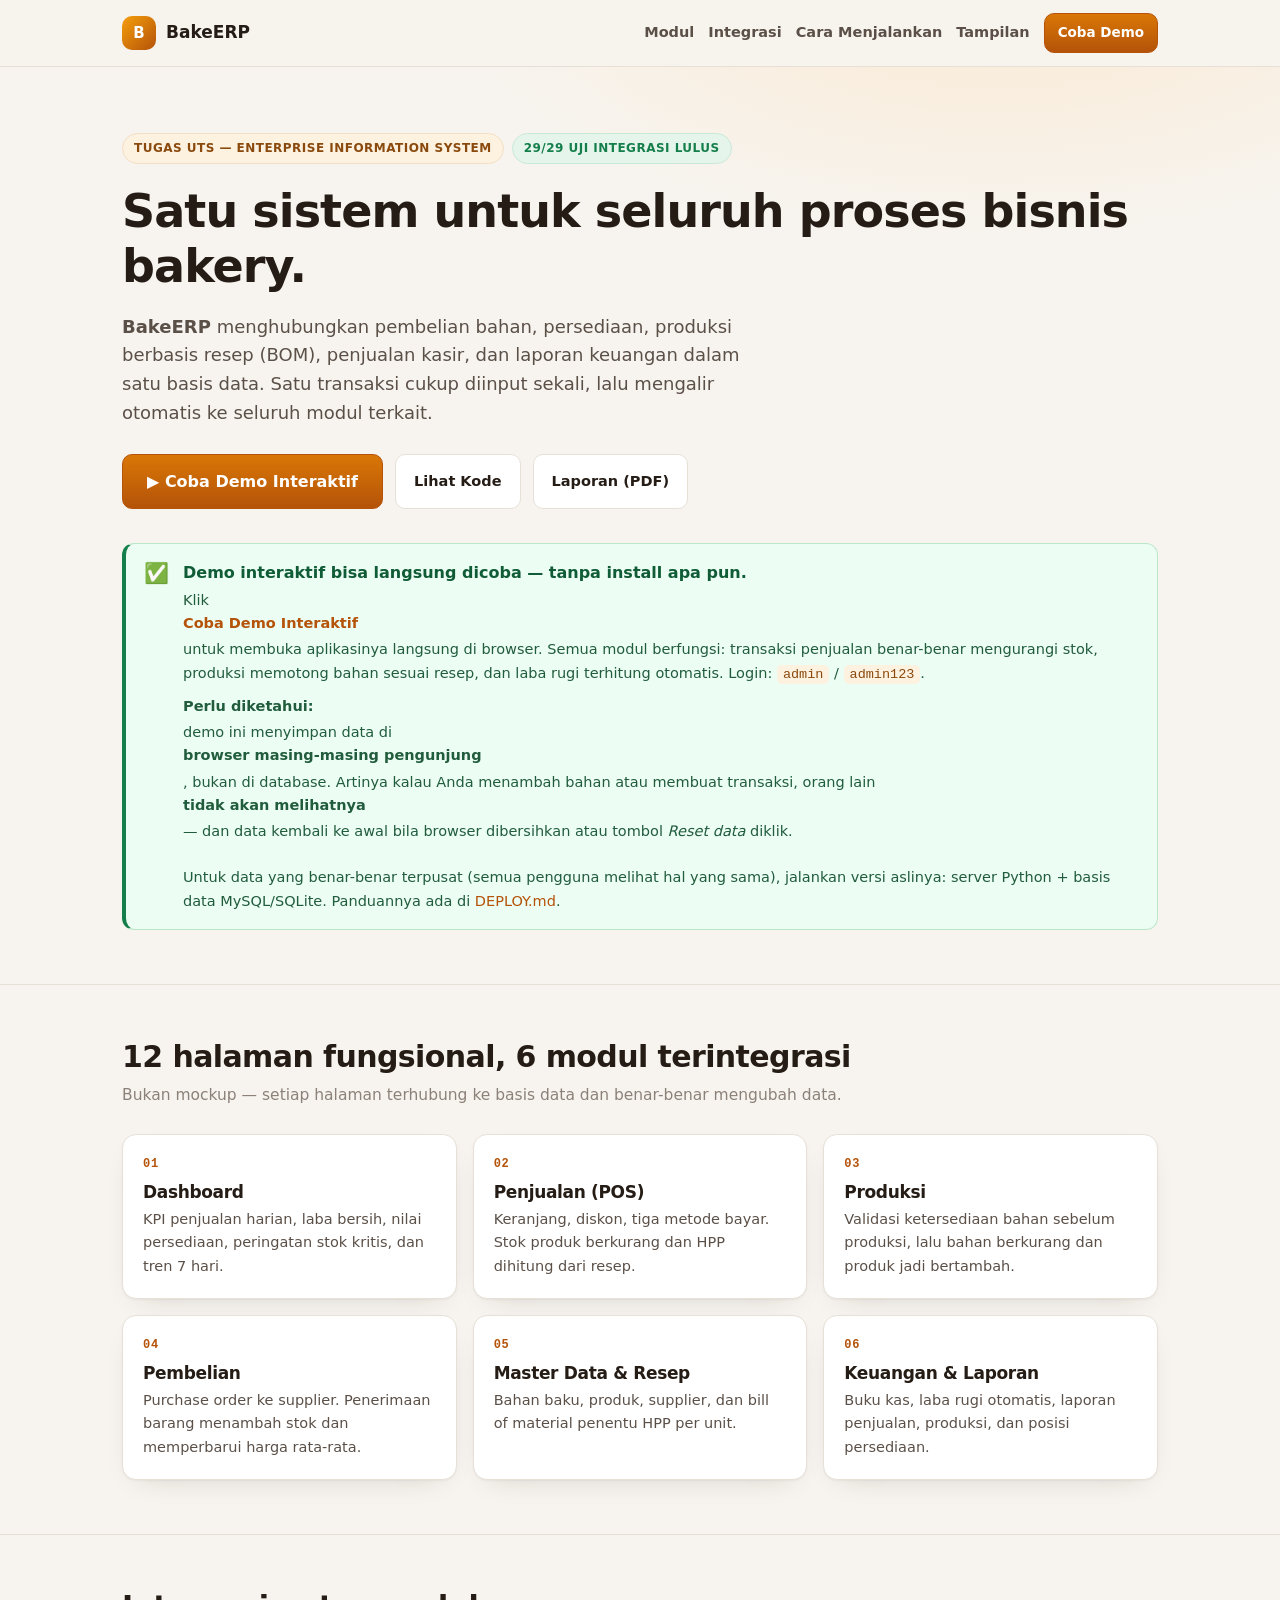
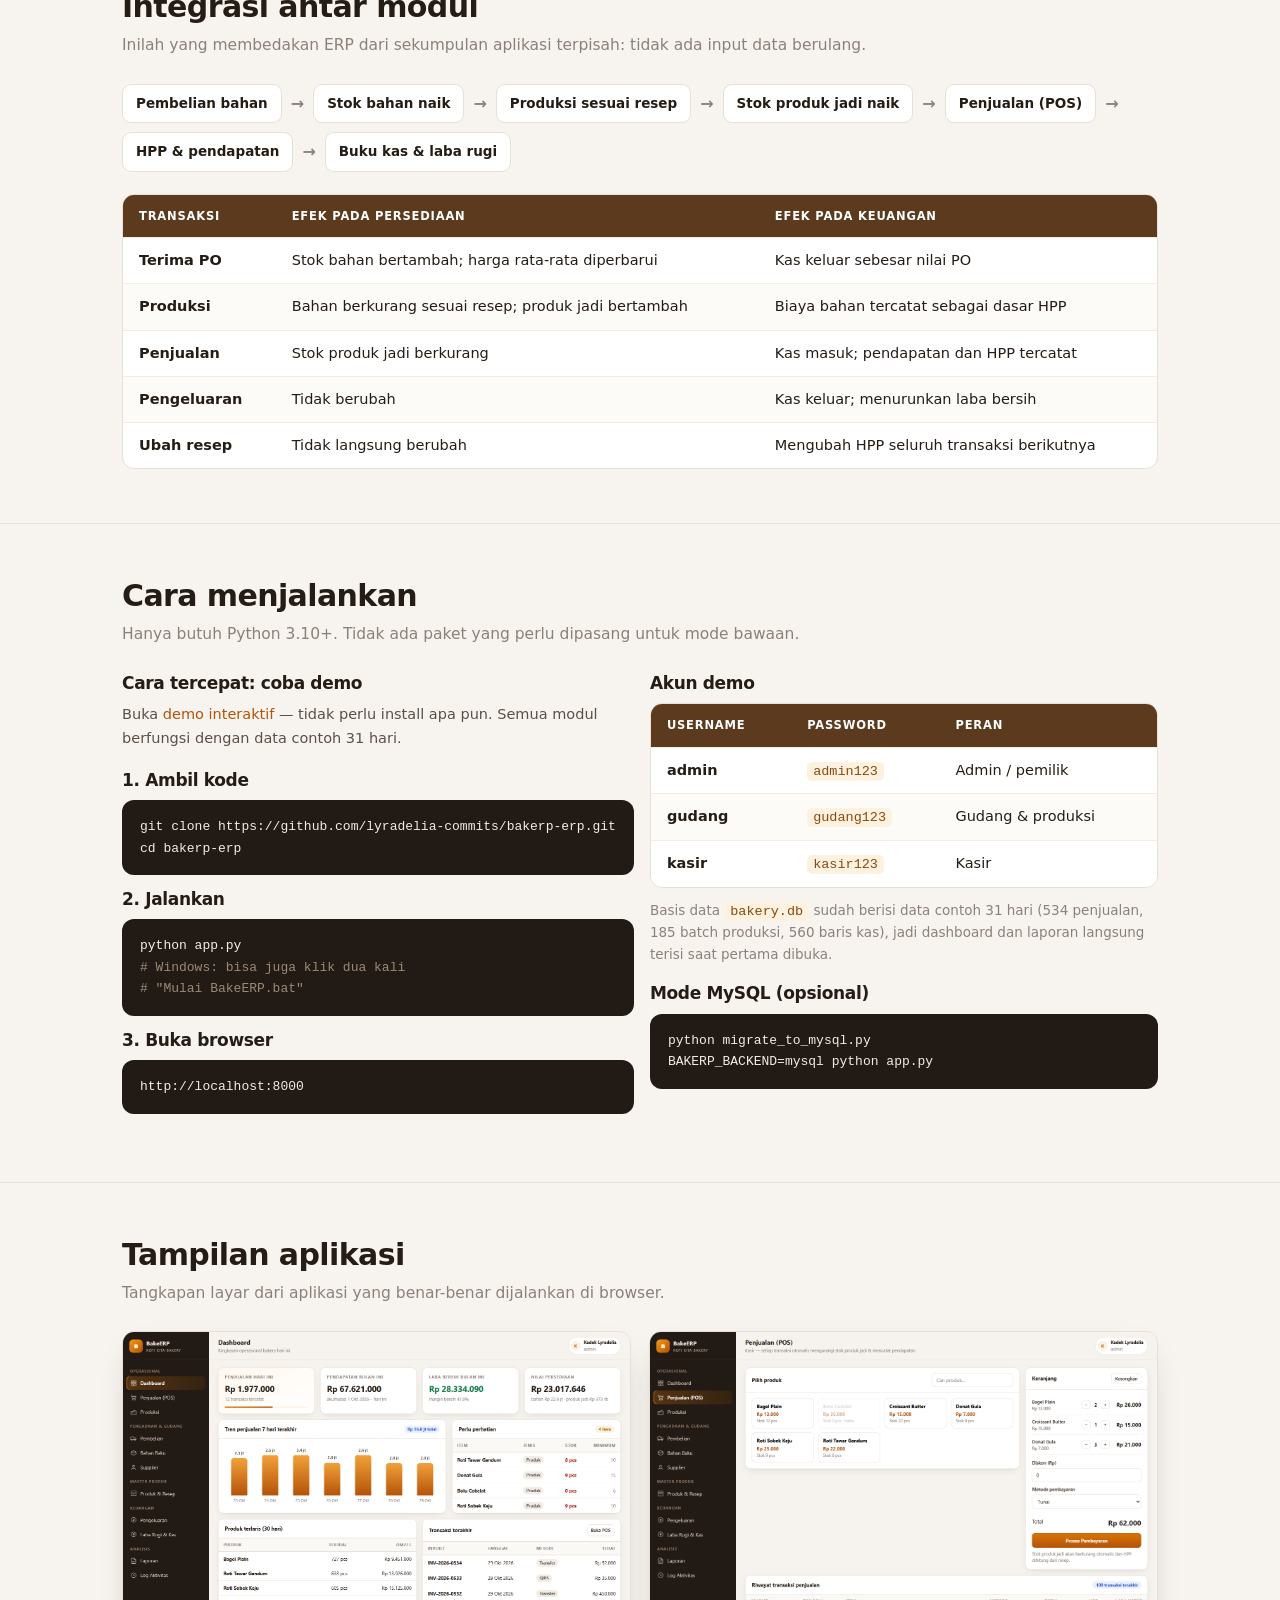
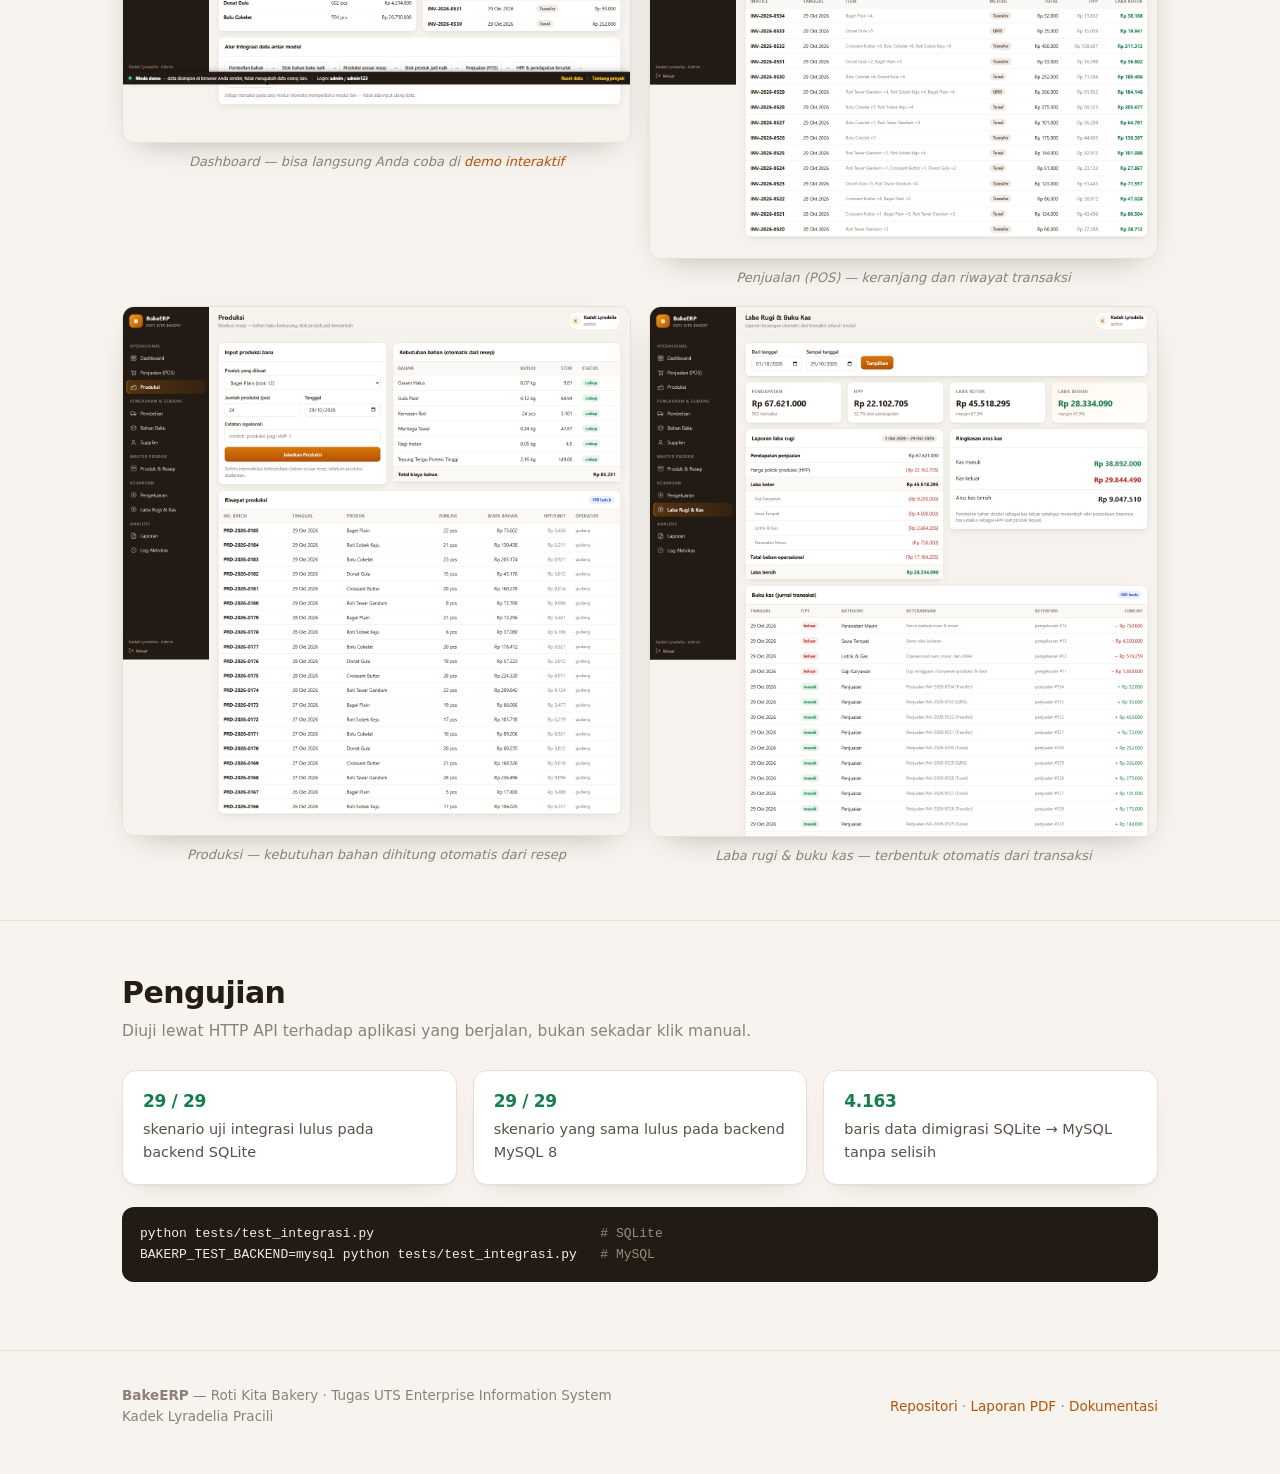
<file: index.html>
<!DOCTYPE html>
<html lang="id">
<head>
<meta charset="utf-8" />
<meta name="viewport" content="width=device-width, initial-scale=1" />
<title>BakeERP — Sistem ERP Berbasis Web untuk UMKM Bakery</title>
<meta name="description" content="BakeERP: aplikasi ERP berbasis web untuk Roti Kita Bakery. Mengintegrasikan pembelian, persediaan, produksi berbasis resep, penjualan (POS), dan keuangan dalam satu basis data. Tugas UTS Enterprise Information System." />
<link rel="icon" href="data:image/svg+xml,<svg xmlns='http://www.w3.org/2000/svg' viewBox='0 0 100 100'><text y='.9em' font-size='90'>🥖</text></svg>" />
<style>
  :root {
    --bg: #f7f4ef;
    --panel: #ffffff;
    --ink: #241c15;
    --ink-2: #5b5048;
    --ink-3: #8c8179;
    --line: #e7e0d7;
    --brand: #b45309;
    --brand-2: #d97706;
    --brand-soft: #fdf1e0;
    --side: #221a14;
    --ok: #157f4b;
    --ok-soft: #e6f5ec;
    --warn-soft: #fdf1e0;
    --font: "Segoe UI", system-ui, -apple-system, "Helvetica Neue", Arial, sans-serif;
    --mono: "Cascadia Code", Consolas, "SF Mono", Menlo, monospace;
  }
  * { box-sizing: border-box; }
  html { scroll-behavior: smooth; }
  body {
    margin: 0; background: var(--bg); color: var(--ink);
    font-family: var(--font); font-size: 16px; line-height: 1.6;
    -webkit-font-smoothing: antialiased;
  }
  a { color: var(--brand); text-decoration: none; }
  a:hover { text-decoration: underline; }
  h1, h2, h3 { margin: 0; font-weight: 700; letter-spacing: -.02em; line-height: 1.2; }
  h1 { font-size: clamp(28px, 4.4vw, 46px); }
  h2 { font-size: clamp(22px, 2.8vw, 30px); }
  h3 { font-size: 17px; }
  p { margin: 0 0 14px; }
  .wrap { max-width: 1080px; margin: 0 auto; padding: 0 22px; }

  /* ---------- Header ---------- */
  header {
    position: sticky; top: 0; z-index: 50;
    background: rgba(247,244,239,.94); backdrop-filter: blur(10px);
    border-bottom: 1px solid var(--line);
  }
  .nav { display: flex; align-items: center; gap: 14px; height: 66px; }
  .brand { display: flex; align-items: center; gap: 10px; font-weight: 700; font-size: 17px; color: var(--ink); }
  .brand:hover { text-decoration: none; }
  .mark {
    width: 34px; height: 34px; border-radius: 10px; flex: 0 0 34px;
    background: linear-gradient(135deg, #f59e0b, #b45309);
    display: grid; place-items: center; color: #fff; font-weight: 800; font-size: 15px;
  }
  .nav .spacer { flex: 1; }
  .nav a.lnk { color: var(--ink-2); font-size: 14.5px; font-weight: 600; }
  .nav a.lnk:hover { color: var(--brand); text-decoration: none; }
  @media (max-width: 760px) { .nav a.lnk { display: none; } }

  .btn {
    display: inline-flex; align-items: center; gap: 8px; justify-content: center;
    padding: 11px 18px; border-radius: 10px; font-size: 14.5px; font-weight: 650;
    border: 1px solid var(--line); background: var(--panel); color: var(--ink);
    cursor: pointer; transition: .15s; text-decoration: none;
  }
  .btn:hover { text-decoration: none; transform: translateY(-1px); box-shadow: 0 6px 18px -8px rgba(36,28,21,.3); }
  .btn.primary { background: linear-gradient(180deg, var(--brand-2), var(--brand)); border-color: var(--brand); color: #fff; }
  .btn.dark { background: var(--side); border-color: var(--side); color: #fff; }
  .btn.sm { padding: 8px 13px; font-size: 13.5px; }

  /* ---------- Hero ---------- */
  .hero {
    padding: 66px 0 54px;
    background: radial-gradient(900px 420px at 78% -10%, #fbe9d2, transparent 62%);
  }
  .badges { display: flex; flex-wrap: wrap; gap: 8px; margin-bottom: 20px; }
  .tag {
    font-size: 12px; font-weight: 700; letter-spacing: .04em; text-transform: uppercase;
    padding: 5px 11px; border-radius: 20px; background: var(--brand-soft); color: #8a4a0d;
    border: 1px solid #f3dfc4;
  }
  .tag.ok { background: var(--ok-soft); color: var(--ok); border-color: #c8e9d6; }
  .hero p.lead { font-size: 18px; color: var(--ink-2); max-width: 640px; margin-top: 18px; }
  .cta { display: flex; flex-wrap: wrap; gap: 12px; margin-top: 26px; }

  /* ---------- Notice ---------- */
  .notice {
    margin-top: 34px; display: flex; gap: 14px; align-items: flex-start;
    background: #fff8ee; border: 1px solid #f0dcc0; border-left: 4px solid var(--brand-2);
    border-radius: 12px; padding: 16px 18px;
  }
  .notice .ic { font-size: 20px; line-height: 1.3; }
  .notice b { display: block; margin-bottom: 3px; }
  .notice p { margin: 0; font-size: 14.5px; color: #6b4a22; }

  /* ---------- Sections ---------- */
  section { padding: 54px 0; border-top: 1px solid var(--line); }
  section > .wrap > h2 { margin-bottom: 8px; }
  .sub { color: var(--ink-3); font-size: 15.5px; margin-bottom: 26px; }

  .grid { display: grid; gap: 16px; }
  .g3 { grid-template-columns: repeat(3, 1fr); }
  .g2 { grid-template-columns: repeat(2, 1fr); }
  @media (max-width: 900px) { .g3, .g2 { grid-template-columns: 1fr; } }

  .card {
    background: var(--panel); border: 1px solid var(--line); border-radius: 14px;
    padding: 20px; box-shadow: 0 1px 2px rgba(36,28,21,.04), 0 10px 28px -18px rgba(36,28,21,.25);
  }
  .card h3 { margin-bottom: 6px; }
  .card p { font-size: 14.5px; color: var(--ink-2); margin: 0; }
  .card .num {
    font-family: var(--mono); font-size: 12px; font-weight: 700; color: var(--brand);
    letter-spacing: .06em; margin-bottom: 8px; display: block;
  }

  /* ---------- Flow ---------- */
  .flow { display: flex; flex-wrap: wrap; align-items: center; gap: 9px; margin: 8px 0 4px; }
  .step {
    background: var(--panel); border: 1px solid var(--line); border-radius: 9px;
    padding: 8px 13px; font-size: 13.5px; font-weight: 650;
  }
  .arrow { color: var(--ink-3); font-weight: 700; }

  /* ---------- Table ---------- */
  .tw { overflow-x: auto; border: 1px solid var(--line); border-radius: 12px; background: var(--panel); }
  table { width: 100%; border-collapse: collapse; font-size: 14.5px; }
  th {
    text-align: left; padding: 12px 16px; font-size: 11.5px; letter-spacing: .07em;
    text-transform: uppercase; color: #fff; background: #5b3a1e; font-weight: 700; white-space: nowrap;
  }
  td { padding: 11px 16px; border-top: 1px solid #f2ece4; vertical-align: top; }
  tbody tr:nth-child(even) { background: #fdfbf8; }
  td.k { font-weight: 650; white-space: nowrap; }

  /* ---------- Code ---------- */
  pre {
    background: var(--side); color: #f3ece4; padding: 16px 18px; border-radius: 12px;
    overflow-x: auto; font-family: var(--mono); font-size: 13px; line-height: 1.65; margin: 0 0 14px;
  }
  pre .c { color: #9c8a77; }
  code.inl {
    font-family: var(--mono); font-size: 13.5px; background: var(--brand-soft);
    padding: 2px 6px; border-radius: 5px; color: #8a4a0d;
  }

  /* ---------- Screenshots ---------- */
  .shots { display: grid; grid-template-columns: repeat(2, 1fr); gap: 18px; }
  @media (max-width: 900px) { .shots { grid-template-columns: 1fr; } }
  figure { margin: 0; }
  figure img {
    width: 100%; border-radius: 12px; border: 1px solid var(--line);
    box-shadow: 0 12px 32px -18px rgba(36,28,21,.4); display: block;
    background: #fff;
  }
  figcaption { font-size: 13px; color: var(--ink-3); margin-top: 9px; text-align: center; font-style: italic; }

  /* ---------- Footer ---------- */
  footer { padding: 34px 0 46px; border-top: 1px solid var(--line); color: var(--ink-3); font-size: 13.5px; }
  footer .row { display: flex; flex-wrap: wrap; gap: 10px 22px; justify-content: space-between; align-items: center; }

  .ok-badge { color: var(--ok); font-weight: 700; }
</style>
</head>
<body>

<header>
  <div class="wrap nav">
    <a class="brand" href="#top"><span class="mark">B</span> BakeERP</a>
    <div class="spacer"></div>
    <a class="lnk" href="#modul">Modul</a>
    <a class="lnk" href="#integrasi">Integrasi</a>
    <a class="lnk" href="#jalankan">Cara Menjalankan</a>
    <a class="lnk" href="#tampilan">Tampilan</a>
    <a class="btn primary sm" href="demo/index.html">Coba Demo</a>
  </div>
</header>

<div id="top" class="hero">
  <div class="wrap">
    <div class="badges">
      <span class="tag">Tugas UTS — Enterprise Information System</span>
      <span class="tag ok">29/29 Uji Integrasi Lulus</span>
    </div>
    <h1>Satu sistem untuk seluruh proses bisnis bakery.</h1>
    <p class="lead">
      <b>BakeERP</b> menghubungkan pembelian bahan, persediaan, produksi berbasis resep (BOM),
      penjualan kasir, dan laporan keuangan dalam satu basis data. Satu transaksi cukup diinput
      sekali, lalu mengalir otomatis ke seluruh modul terkait.
    </p>
    <div class="cta">
      <a class="btn primary" href="demo/index.html" style="font-size:16px;padding:14px 24px">▶ Coba Demo Interaktif</a>
      <a class="btn" href="https://github.com/lyradelia-commits/bakerp-erp" target="_blank" rel="noopener">Lihat Kode</a>
      <a class="btn" href="Laporan_UTS_EIS_ERP_Bakery.pdf" target="_blank" rel="noopener">Laporan (PDF)</a>
    </div>

    <div class="notice" style="background:#ecfdf3;border-color:#bbe7c9;border-left-color:#157f4b">
      <span class="ic">✅</span>
      <div>
        <b style="color:#0f5c36">Demo interaktif bisa langsung dicoba — tanpa install apa pun.</b>
        <p style="color:#215c3d">
          Klik <a href="demo/index.html"><b>Coba Demo Interaktif</b></a> untuk membuka aplikasinya
          langsung di browser. Semua modul berfungsi: transaksi penjualan benar-benar mengurangi
          stok, produksi memotong bahan sesuai resep, dan laba rugi terhitung otomatis.
          Login: <code class="inl">admin</code> / <code class="inl">admin123</code>.
        </p>
        <p style="color:#215c3d;margin-top:10px">
          <b>Perlu diketahui:</b> demo ini menyimpan data di <b>browser masing-masing pengunjung</b>,
          bukan di database. Artinya kalau Anda menambah bahan atau membuat transaksi, orang lain
          <b>tidak akan melihatnya</b> — dan data kembali ke awal bila browser dibersihkan
          atau tombol <i>Reset data</i> diklik.
          <br /><br />
          Untuk data yang benar-benar terpusat (semua pengguna melihat hal yang sama), jalankan
          versi aslinya: server Python + basis data MySQL/SQLite. Panduannya ada di
          <a href="https://github.com/lyradelia-commits/bakerp-erp/blob/main/DEPLOY.md"
             target="_blank" rel="noopener">DEPLOY.md</a>.
        </p>
      </div>
    </div>
  </div>
</div>

<section id="modul">
  <div class="wrap">
    <h2>12 halaman fungsional, 6 modul terintegrasi</h2>
    <p class="sub">Bukan mockup — setiap halaman terhubung ke basis data dan benar-benar mengubah data.</p>
    <div class="grid g3">
      <div class="card"><span class="num">01</span><h3>Dashboard</h3>
        <p>KPI penjualan harian, laba bersih, nilai persediaan, peringatan stok kritis, dan tren 7 hari.</p></div>
      <div class="card"><span class="num">02</span><h3>Penjualan (POS)</h3>
        <p>Keranjang, diskon, tiga metode bayar. Stok produk berkurang dan HPP dihitung dari resep.</p></div>
      <div class="card"><span class="num">03</span><h3>Produksi</h3>
        <p>Validasi ketersediaan bahan sebelum produksi, lalu bahan berkurang dan produk jadi bertambah.</p></div>
      <div class="card"><span class="num">04</span><h3>Pembelian</h3>
        <p>Purchase order ke supplier. Penerimaan barang menambah stok dan memperbarui harga rata-rata.</p></div>
      <div class="card"><span class="num">05</span><h3>Master Data & Resep</h3>
        <p>Bahan baku, produk, supplier, dan bill of material penentu HPP per unit.</p></div>
      <div class="card"><span class="num">06</span><h3>Keuangan & Laporan</h3>
        <p>Buku kas, laba rugi otomatis, laporan penjualan, produksi, dan posisi persediaan.</p></div>
    </div>
  </div>
</section>

<section id="integrasi">
  <div class="wrap">
    <h2>Integrasi antar modul</h2>
    <p class="sub">Inilah yang membedakan ERP dari sekumpulan aplikasi terpisah: tidak ada input data berulang.</p>
    <div class="flow">
      <span class="step">Pembelian bahan</span><span class="arrow">→</span>
      <span class="step">Stok bahan naik</span><span class="arrow">→</span>
      <span class="step">Produksi sesuai resep</span><span class="arrow">→</span>
      <span class="step">Stok produk jadi naik</span><span class="arrow">→</span>
      <span class="step">Penjualan (POS)</span><span class="arrow">→</span>
      <span class="step">HPP & pendapatan</span><span class="arrow">→</span>
      <span class="step">Buku kas & laba rugi</span>
    </div>
    <div class="tw" style="margin-top:22px">
      <table>
        <thead><tr><th>Transaksi</th><th>Efek pada persediaan</th><th>Efek pada keuangan</th></tr></thead>
        <tbody>
          <tr><td class="k">Terima PO</td><td>Stok bahan bertambah; harga rata-rata diperbarui</td><td>Kas keluar sebesar nilai PO</td></tr>
          <tr><td class="k">Produksi</td><td>Bahan berkurang sesuai resep; produk jadi bertambah</td><td>Biaya bahan tercatat sebagai dasar HPP</td></tr>
          <tr><td class="k">Penjualan</td><td>Stok produk jadi berkurang</td><td>Kas masuk; pendapatan dan HPP tercatat</td></tr>
          <tr><td class="k">Pengeluaran</td><td>Tidak berubah</td><td>Kas keluar; menurunkan laba bersih</td></tr>
          <tr><td class="k">Ubah resep</td><td>Tidak langsung berubah</td><td>Mengubah HPP seluruh transaksi berikutnya</td></tr>
        </tbody>
      </table>
    </div>
  </div>
</section>

<section id="jalankan">
  <div class="wrap">
    <h2>Cara menjalankan</h2>
    <p class="sub">Hanya butuh Python 3.10+. Tidak ada paket yang perlu dipasang untuk mode bawaan.</p>

    <div class="grid g2">
      <div>
        <h3 style="margin-bottom:10px">Cara tercepat: coba demo</h3>
        <p style="font-size:14.5px;color:var(--ink-2)">
          Buka <a href="demo/index.html">demo interaktif</a> — tidak perlu install apa pun.
          Semua modul berfungsi dengan data contoh 31 hari.
        </p>

        <h3 style="margin-bottom:10px;margin-top:20px">1. Ambil kode</h3>
        <pre>git clone https://github.com/lyradelia-commits/bakerp-erp.git
cd bakerp-erp</pre>

        <h3 style="margin-bottom:10px">2. Jalankan</h3>
        <pre>python app.py
<span class="c"># Windows: bisa juga klik dua kali</span>
<span class="c"># "Mulai BakeERP.bat"</span></pre>

        <h3 style="margin-bottom:10px">3. Buka browser</h3>
        <pre>http://localhost:8000</pre>
      </div>
      <div>
        <h3 style="margin-bottom:10px">Akun demo</h3>
        <div class="tw">
          <table>
            <thead><tr><th>Username</th><th>Password</th><th>Peran</th></tr></thead>
            <tbody>
              <tr><td class="k">admin</td><td><code class="inl">admin123</code></td><td>Admin / pemilik</td></tr>
              <tr><td class="k">gudang</td><td><code class="inl">gudang123</code></td><td>Gudang & produksi</td></tr>
              <tr><td class="k">kasir</td><td><code class="inl">kasir123</code></td><td>Kasir</td></tr>
            </tbody>
          </table>
        </div>
        <p style="font-size:13.5px;color:var(--ink-3);margin-top:12px">
          Basis data <code class="inl">bakery.db</code> sudah berisi data contoh 31 hari
          (534 penjualan, 185 batch produksi, 560 baris kas), jadi dashboard dan laporan
          langsung terisi saat pertama dibuka.
        </p>

        <h3 style="margin-bottom:10px;margin-top:18px">Mode MySQL (opsional)</h3>
        <pre>python migrate_to_mysql.py
BAKERP_BACKEND=mysql python app.py</pre>
      </div>
    </div>
  </div>
</section>

<section id="tampilan">
  <div class="wrap">
    <h2>Tampilan aplikasi</h2>
    <p class="sub">Tangkapan layar dari aplikasi yang benar-benar dijalankan di browser.</p>
    <div class="shots">
      <figure><img src="img/demo-dashboard.png" alt="Demo interaktif BakeERP" loading="lazy" />
        <figcaption>Dashboard — bisa langsung Anda coba di <a href="demo/index.html">demo interaktif</a></figcaption></figure>
      <figure><img src="img/03-pos-penjualan.png" alt="Modul penjualan POS" loading="lazy" />
        <figcaption>Penjualan (POS) — keranjang dan riwayat transaksi</figcaption></figure>
      <figure><img src="img/04-produksi.png" alt="Modul produksi" loading="lazy" />
        <figcaption>Produksi — kebutuhan bahan dihitung otomatis dari resep</figcaption></figure>
      <figure><img src="img/07-keuangan.png" alt="Laporan laba rugi" loading="lazy" />
        <figcaption>Laba rugi & buku kas — terbentuk otomatis dari transaksi</figcaption></figure>
    </div>
  </div>
</section>

<section id="pengujian">
  <div class="wrap">
    <h2>Pengujian</h2>
    <p class="sub">Diuji lewat HTTP API terhadap aplikasi yang berjalan, bukan sekadar klik manual.</p>
    <div class="grid g3">
      <div class="card"><h3 class="ok-badge">29 / 29</h3><p>skenario uji integrasi lulus pada backend SQLite</p></div>
      <div class="card"><h3 class="ok-badge">29 / 29</h3><p>skenario yang sama lulus pada backend MySQL 8</p></div>
      <div class="card"><h3 class="ok-badge">4.163</h3><p>baris data dimigrasi SQLite → MySQL tanpa selisih</p></div>
    </div>
    <pre style="margin-top:22px">python tests/test_integrasi.py                             <span class="c"># SQLite</span>
BAKERP_TEST_BACKEND=mysql python tests/test_integrasi.py   <span class="c"># MySQL</span></pre>
  </div>
</section>

<footer>
  <div class="wrap row">
    <div>
      <b>BakeERP</b> — Roti Kita Bakery · Tugas UTS Enterprise Information System<br />
      Kadek Lyradelia Pracili
    </div>
    <div>
      <a href="https://github.com/lyradelia-commits/bakerp-erp" target="_blank" rel="noopener">Repositori</a> ·
      <a href="Laporan_UTS_EIS_ERP_Bakery.pdf" target="_blank" rel="noopener">Laporan PDF</a> ·
      <a href="https://github.com/lyradelia-commits/bakerp-erp#readme" target="_blank" rel="noopener">Dokumentasi</a>
    </div>
  </div>
</footer>

</body>
</html>
</file>
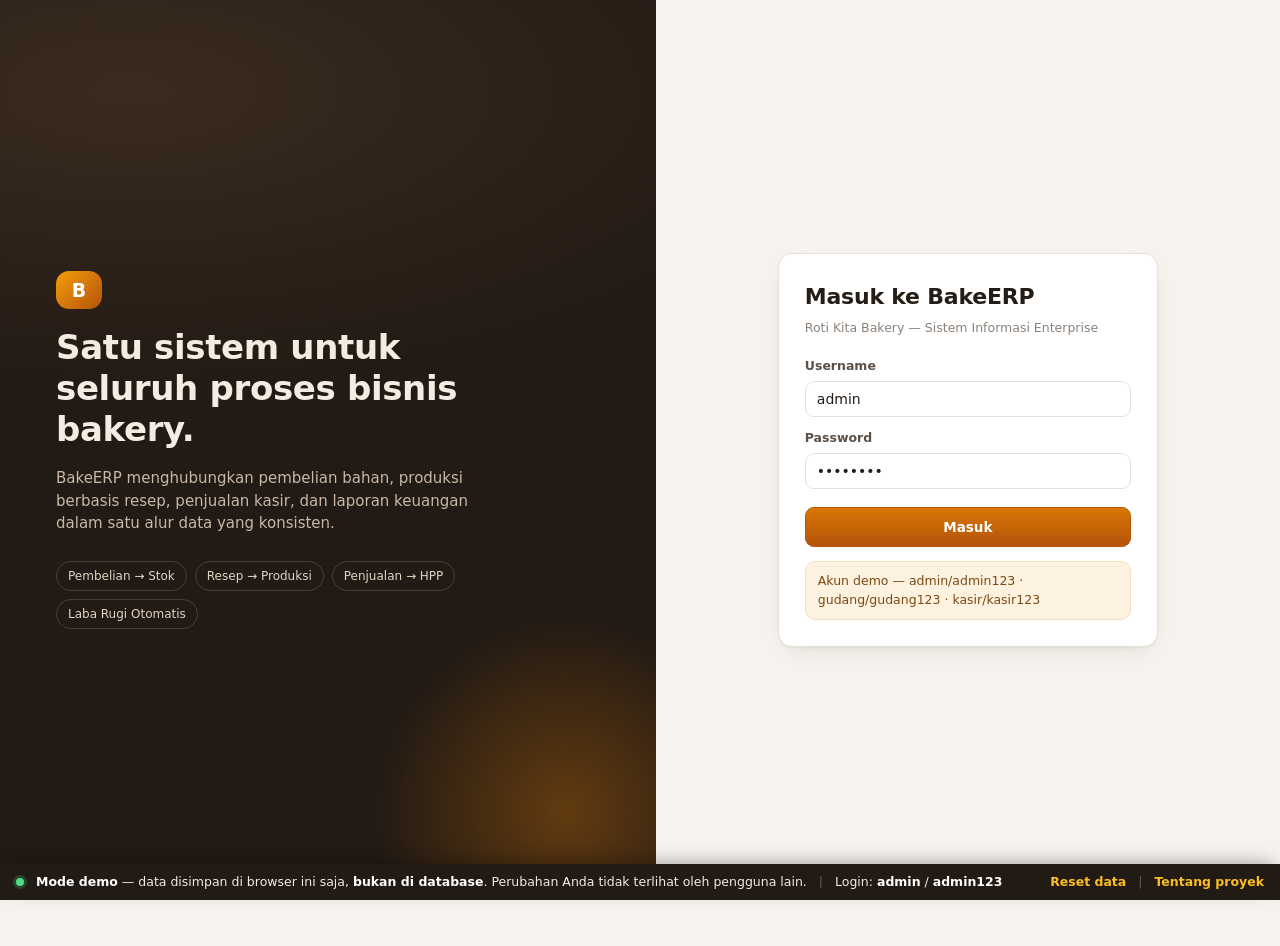
<file: demo/index.html>
<!DOCTYPE html>
<html lang="id">
<head>
  <meta charset="utf-8" />
  <meta name="viewport" content="width=device-width, initial-scale=1" />
  <title>BakeERP — Demo Interaktif (Roti Kita Bakery)</title>
  <meta name="description" content="Demo interaktif aplikasi ERP bakery: pembelian, persediaan, produksi berbasis resep, penjualan (POS), dan laporan keuangan dalam satu sistem terintegrasi." />
  <link rel="stylesheet" href="style.css" />
  <link rel="icon" href="data:image/svg+xml,<svg xmlns='http://www.w3.org/2000/svg' viewBox='0 0 100 100'><text y='.9em' font-size='90'>🥖</text></svg>" />

  <style>
    /* ---- Pita mode demo ---- */
    #demoBar {
      position: fixed; left: 0; right: 0; bottom: 0; z-index: 200;
      background: #221a14; color: #f3ece4;
      font-family: "Segoe UI", system-ui, sans-serif;
      font-size: 12.5px; line-height: 1.45;
      padding: 9px 16px;
      display: flex; align-items: center; gap: 12px; flex-wrap: wrap;
      box-shadow: 0 -6px 20px -8px rgba(0,0,0,.45);
    }
    #demoBar .dot {
      width: 8px; height: 8px; border-radius: 50%; background: #4ade80;
      flex: 0 0 8px; box-shadow: 0 0 0 3px rgba(74,222,128,.2);
    }
    #demoBar b { color: #fff; }
    #demoBar .sp { flex: 1; }
    #demoBar a, #demoBar button {
      color: #fbbf24; background: none; border: 0; padding: 0;
      font: inherit; font-weight: 650; cursor: pointer; text-decoration: none;
      white-space: nowrap;
    }
    #demoBar a:hover, #demoBar button:hover { text-decoration: underline; }
    #demoBar .sep { color: #6b5b4c; }
    body { padding-bottom: 46px; }

    @media (max-width: 720px) {
      #demoBar { font-size: 11.5px; padding: 8px 12px; gap: 8px; }
      #demoBar .hide-sm { display: none; }
    }
  </style>
</head>
<body>
  <div id="root"></div>
  <div class="toasts" id="toasts"></div>

  <!-- Mode demo: seluruh API dilayani di browser, tanpa server -->
  <script src="api-local.js"></script>
  <script src="app.js"></script>
  <script src="pages.js"></script>

  <div id="demoBar">
    <span class="dot"></span>
    <span><b>Mode demo</b> — data disimpan di browser ini saja, <b>bukan di database</b>.
      Perubahan Anda tidak terlihat oleh pengguna lain.</span>
    <span class="sep hide-sm">|</span>
    <span class="hide-sm">Login: <b>admin</b> / <b>admin123</b></span>
    <span class="sp"></span>
    <button id="btnReset" title="Kembalikan data contoh ke kondisi awal">Reset data</button>
    <span class="sep">|</span>
    <a href="../index.html">Tentang proyek</a>
  </div>

  <script>
    // Tombol reset: kembalikan data contoh ke kondisi awal
    document.getElementById('btnReset').addEventListener('click', function () {
      if (!confirm('Kembalikan seluruh data demo ke kondisi awal?\n' +
                   'Semua transaksi yang Anda buat akan hilang.')) return;
      if (!window.LOCAL_API) return;
      window.LOCAL_API.reset().then(function () {
        localStorage.removeItem('bakerp_token');
        location.hash = '';
        location.reload();
      }).catch(function (e) {
        alert('Gagal mereset data: ' + e.message);
      });
    });

    // Beri tahu bila dibuka lewat file:// (fetch data.json bisa diblokir sebagian browser)
    if (location.protocol === 'file:') {
      var b = document.getElementById('demoBar');
      b.style.background = '#7f1d1d';
      b.querySelector('span:nth-child(2)').innerHTML =
        '<b>Dibuka lewat file://</b> — sebagian browser memblokir pemuatan data. ' +
        'Jalankan lewat server lokal (mis. <code>python -m http.server</code>).';
    }
  </script>
</body>
</html>
</file>
<file: demo/style.css>
/* ==========================================================================
   BakeERP - Gaya antarmuka
   Tema: hangat, bersih, konsisten. Fokus pada keterbacaan & navigasi jelas.
   ========================================================================== */

:root {
  --bg: #f6f3ee;
  --panel: #ffffff;
  --ink: #241c15;
  --ink-2: #5b5048;
  --ink-3: #8c8179;
  --line: #e7e0d7;
  --brand: #b45309;
  --brand-2: #d97706;
  --brand-soft: #fdf1e0;
  --side: #221a14;
  --side-2: #2e241c;
  --ok: #157f4b;
  --ok-soft: #e6f5ec;
  --warn: #b45309;
  --warn-soft: #fdf1e0;
  --bad: #b42318;
  --bad-soft: #fdecea;
  --info: #1d4ed8;
  --info-soft: #eaf0ff;
  --r: 14px;
  --r-sm: 9px;
  --shadow: 0 1px 2px rgba(36, 28, 21, .05), 0 8px 24px -12px rgba(36, 28, 21, .18);
  --font: "Segoe UI", system-ui, -apple-system, "Helvetica Neue", Arial, sans-serif;
}

* { box-sizing: border-box; }

html, body {
  margin: 0; padding: 0;
  background: var(--bg); color: var(--ink);
  font-family: var(--font); font-size: 15px; line-height: 1.5;
  -webkit-font-smoothing: antialiased;
}

a { color: var(--brand); text-decoration: none; }
h1, h2, h3, h4 { margin: 0; font-weight: 650; letter-spacing: -.01em; }
h1 { font-size: 22px; }
h2 { font-size: 17px; }
h3 { font-size: 15px; }
p { margin: 0; }
.muted { color: var(--ink-3); }
.small { font-size: 12.5px; }
.mono { font-variant-numeric: tabular-nums; font-feature-settings: "tnum"; }
.right { text-align: right; }
.center { text-align: center; }
.nowrap { white-space: nowrap; }
.hidden { display: none !important; }

/* ---------- Layout ---------- */
.app { display: grid; grid-template-columns: 244px 1fr; min-height: 100vh; }

.sidebar {
  background: var(--side); color: #f3ece4;
  display: flex; flex-direction: column;
  position: sticky; top: 0; height: 100vh; overflow-y: auto;
}
.brand {
  display: flex; align-items: center; gap: 10px;
  padding: 20px 18px 16px; border-bottom: 1px solid rgba(255,255,255,.07);
}
.brand-mark {
  width: 38px; height: 38px; border-radius: 11px; flex: 0 0 38px;
  background: linear-gradient(135deg, #f59e0b, #b45309);
  display: grid; place-items: center; color: #fff; font-weight: 800; font-size: 16px;
}
.brand-name { font-weight: 700; font-size: 16px; letter-spacing: .2px; }
.brand-sub { font-size: 11px; color: #b9a898; letter-spacing: .06em; text-transform: uppercase; }

.nav { padding: 12px 10px 24px; }
.nav-group { margin: 14px 0 6px; padding: 0 10px; font-size: 10.5px; letter-spacing: .12em;
  text-transform: uppercase; color: #8d7a68; font-weight: 700; }
.nav a {
  display: flex; align-items: center; gap: 10px;
  padding: 9px 11px; border-radius: 10px; color: #ddd1c5; font-size: 14px;
  text-decoration: none; margin-bottom: 2px; transition: background .12s, color .12s;
}
.nav a:hover { background: rgba(255,255,255,.06); color: #fff; }
.nav a.active { background: linear-gradient(90deg, rgba(217,119,6,.28), rgba(217,119,6,.10)); color: #fff; font-weight: 600; box-shadow: inset 2px 0 0 var(--brand-2); }
.nav a .ic { width: 18px; height: 18px; flex: 0 0 18px; opacity: .85; }
.nav a .count {
  margin-left: auto; background: var(--bad); color: #fff; font-size: 10.5px;
  padding: 1px 6px; border-radius: 20px; font-weight: 700;
}
.side-foot { margin-top: auto; padding: 14px 16px; border-top: 1px solid rgba(255,255,255,.07); font-size: 12px; color: #a3927f; }

.main { min-width: 0; display: flex; flex-direction: column; }

.topbar {
  position: sticky; top: 0; z-index: 20;
  background: rgba(246,243,238,.92); backdrop-filter: blur(8px);
  border-bottom: 1px solid var(--line);
  padding: 14px 26px; display: flex; align-items: center; gap: 16px;
}
.topbar .title { font-size: 18px; font-weight: 650; }
.topbar .crumb { font-size: 12.5px; color: var(--ink-3); }
.topbar .spacer { flex: 1; }
.userchip {
  display: flex; align-items: center; gap: 9px; background: var(--panel);
  border: 1px solid var(--line); border-radius: 30px; padding: 5px 12px 5px 6px;
}
.avatar {
  width: 28px; height: 28px; border-radius: 50%; background: var(--brand-soft);
  color: var(--brand); display: grid; place-items: center; font-weight: 700; font-size: 12px;
}

.page { padding: 22px 26px 60px; max-width: 1400px; width: 100%; }

/* ---------- Cards & grid ---------- */
.grid { display: grid; gap: 16px; }
.g4 { grid-template-columns: repeat(4, minmax(0, 1fr)); }
.g3 { grid-template-columns: repeat(3, minmax(0, 1fr)); }
.g2 { grid-template-columns: repeat(2, minmax(0, 1fr)); }
.g23 { grid-template-columns: 1.35fr 1fr; }
.g32 { grid-template-columns: 1fr 1.35fr; }

.card {
  background: var(--panel); border: 1px solid var(--line);
  border-radius: var(--r); box-shadow: var(--shadow);
}
.card-h { display: flex; align-items: center; gap: 10px; padding: 15px 18px; border-bottom: 1px solid var(--line); }
.card-h h2 { font-size: 15px; }
.card-h .spacer { flex: 1; }
.card-b { padding: 16px 18px; }
.card-b.flush { padding: 0; }

.kpi { padding: 16px 18px; }
.kpi .label { font-size: 12px; color: var(--ink-3); text-transform: uppercase; letter-spacing: .07em; font-weight: 650; }
.kpi .value { font-size: 24px; font-weight: 700; margin-top: 6px; letter-spacing: -.02em; }
.kpi .sub { font-size: 12.5px; color: var(--ink-3); margin-top: 3px; }
.kpi.accent { background: linear-gradient(160deg, #fff8ef, #fff); border-color: #f3e2cc; }
.kpi .spark { height: 4px; border-radius: 4px; margin-top: 12px; background: var(--brand-soft); overflow: hidden; }
.kpi .spark > i { display: block; height: 100%; background: linear-gradient(90deg, var(--brand-2), var(--brand)); }

/* ---------- Buttons ---------- */
.btn {
  display: inline-flex; align-items: center; gap: 7px; justify-content: center;
  border: 1px solid var(--line); background: var(--panel); color: var(--ink);
  padding: 9px 14px; border-radius: var(--r-sm); font-size: 13.5px; font-weight: 600;
  cursor: pointer; font-family: inherit; transition: .13s; white-space: nowrap;
}
.btn:hover { background: #fbf8f4; border-color: #d9d0c4; }
.btn:active { transform: translateY(1px); }
.btn.primary { background: linear-gradient(180deg, var(--brand-2), var(--brand)); border-color: var(--brand); color: #fff; }
.btn.primary:hover { filter: brightness(1.06); }
.btn.dark { background: var(--side); border-color: var(--side); color: #fff; }
.btn.ok { background: var(--ok); border-color: var(--ok); color: #fff; }
.btn.danger { color: var(--bad); border-color: #f3c9c4; background: #fff; }
.btn.danger:hover { background: var(--bad-soft); }
.btn.sm { padding: 6px 10px; font-size: 12.5px; border-radius: 8px; }
.btn.block { width: 100%; }
.btn:disabled { opacity: .5; cursor: not-allowed; }

/* ---------- Forms ---------- */
label.field { display: block; margin-bottom: 12px; }
label.field > span { display: block; font-size: 12.5px; font-weight: 650; color: var(--ink-2); margin-bottom: 5px; }
input, select, textarea {
  width: 100%; padding: 9px 11px; border: 1px solid var(--line); border-radius: var(--r-sm);
  background: #fff; font-family: inherit; font-size: 14px; color: var(--ink); outline: none;
  transition: border-color .12s, box-shadow .12s;
}
input:focus, select:focus, textarea:focus { border-color: var(--brand-2); box-shadow: 0 0 0 3px rgba(217,119,6,.14); }
input[type=date] { padding: 8px 10px; }
.row { display: flex; gap: 12px; flex-wrap: wrap; }
.row > * { flex: 1 1 0; min-width: 120px; }
.inline { display: flex; gap: 8px; align-items: center; }

/* ---------- Table ---------- */
.tablewrap { overflow-x: auto; }
table { width: 100%; border-collapse: collapse; font-size: 13.5px; }
thead th {
  text-align: left; padding: 10px 14px; font-size: 11.5px; letter-spacing: .06em;
  text-transform: uppercase; color: var(--ink-3); font-weight: 700;
  background: #fbf9f6; border-bottom: 1px solid var(--line); white-space: nowrap;
}
tbody td { padding: 10px 14px; border-bottom: 1px solid #f2ece4; vertical-align: middle; }
tbody tr:hover { background: #fdfaf6; }
tbody tr:last-child td { border-bottom: 0; }
tfoot td { padding: 11px 14px; font-weight: 700; background: #fbf9f6; border-top: 1px solid var(--line); }
td.num, th.num { text-align: right; font-variant-numeric: tabular-nums; }
.t-strong { font-weight: 650; }
.t-sub { font-size: 12px; color: var(--ink-3); }

/* ---------- Badges & pills ---------- */
.badge {
  display: inline-flex; align-items: center; gap: 5px; padding: 2px 9px; border-radius: 20px;
  font-size: 11.5px; font-weight: 700; letter-spacing: .01em;
}
.badge.ok { background: var(--ok-soft); color: var(--ok); }
.badge.warn { background: var(--warn-soft); color: var(--warn); }
.badge.bad { background: var(--bad-soft); color: var(--bad); }
.badge.info { background: var(--info-soft); color: var(--info); }
.badge.neutral { background: #f1ece6; color: var(--ink-2); }

/* ---------- Chart ---------- */
.chart { display: flex; align-items: flex-end; gap: 10px; height: 168px; padding: 8px 2px 0; }
.chart .bar { flex: 1; display: flex; flex-direction: column; justify-content: flex-end; align-items: center; gap: 6px; height: 100%; }
.chart .bar > .fill {
  width: 100%; max-width: 46px; border-radius: 7px 7px 3px 3px;
  background: linear-gradient(180deg, #f2a13a, var(--brand));
  min-height: 3px; transition: height .5s ease; position: relative;
}
.chart .bar > .fill:hover { filter: brightness(1.08); }
.chart .bar .cap { font-size: 11px; color: var(--ink-3); }
.chart .bar .val { font-size: 11px; color: var(--ink-2); font-weight: 650; }

/* ---------- POS ---------- */
.pos { display: grid; grid-template-columns: 1fr 348px; gap: 16px; align-items: start; }
.prodgrid { display: grid; grid-template-columns: repeat(auto-fill, minmax(150px, 1fr)); gap: 12px; }
.prodcard {
  border: 1px solid var(--line); border-radius: 12px; padding: 13px; background: #fff;
  cursor: pointer; transition: .14s; text-align: left; font-family: inherit;
}
.prodcard:hover { border-color: var(--brand-2); box-shadow: 0 6px 18px -10px rgba(180,83,9,.5); transform: translateY(-1px); }
.prodcard:disabled { opacity: .45; cursor: not-allowed; transform: none; }
.prodcard .nm { font-weight: 650; font-size: 13.5px; line-height: 1.25; }
.prodcard .pr { color: var(--brand); font-weight: 700; margin-top: 6px; }
.prodcard .st { font-size: 11.5px; color: var(--ink-3); margin-top: 3px; }
.cart { position: sticky; top: 86px; }
.cart-line { display: flex; align-items: center; gap: 8px; padding: 9px 0; border-bottom: 1px dashed var(--line); }
.cart-line .nm { flex: 1; font-size: 13px; font-weight: 600; }
.qtybox { display: flex; align-items: center; gap: 4px; }
.qtybox button {
  width: 24px; height: 24px; border-radius: 6px; border: 1px solid var(--line);
  background: #fff; cursor: pointer; font-weight: 700; line-height: 1; color: var(--ink-2);
}
.qtybox span { min-width: 22px; text-align: center; font-size: 13px; font-weight: 650; }
.cart-total { display: flex; justify-content: space-between; padding: 12px 0 4px; font-size: 15px; }
.cart-total b { font-size: 20px; }

/* ---------- Modal ---------- */
.overlay {
  position: fixed; inset: 0; background: rgba(34,26,20,.45); backdrop-filter: blur(2px);
  display: grid; place-items: center; z-index: 90; padding: 20px;
}
.modal {
  background: #fff; border-radius: 16px; width: 100%; max-width: 560px;
  box-shadow: 0 24px 60px -20px rgba(0,0,0,.4); max-height: 90vh; display: flex; flex-direction: column;
  animation: pop .16s ease;
}
.modal.wide { max-width: 780px; }
@keyframes pop { from { transform: translateY(8px) scale(.99); opacity: .6; } }
.modal-h { padding: 16px 20px; border-bottom: 1px solid var(--line); display: flex; align-items: center; }
.modal-h h2 { flex: 1; }
.modal-b { padding: 18px 20px; overflow-y: auto; }
.modal-f { padding: 14px 20px; border-top: 1px solid var(--line); display: flex; gap: 10px; justify-content: flex-end; }
.x { background: none; border: 0; font-size: 20px; color: var(--ink-3); cursor: pointer; line-height: 1; padding: 4px 8px; border-radius: 8px; }
.x:hover { background: #f4efe8; color: var(--ink); }

/* ---------- Toast ---------- */
.toasts { position: fixed; right: 20px; bottom: 20px; display: flex; flex-direction: column; gap: 9px; z-index: 120; }
.toast {
  background: var(--side); color: #fff; padding: 11px 15px; border-radius: 11px;
  font-size: 13.5px; box-shadow: 0 12px 30px -12px rgba(0,0,0,.5); max-width: 380px;
  animation: slide .2s ease; border-left: 4px solid var(--ok);
}
.toast.err { border-left-color: #f04438; }
.toast.info { border-left-color: var(--brand-2); }
@keyframes slide { from { transform: translateX(14px); opacity: 0; } }

/* ---------- Login ---------- */
.login-wrap { min-height: 100vh; display: grid; grid-template-columns: 1.05fr 1fr; }
.login-art {
  background: radial-gradient(1200px 500px at 20% 10%, #3a2b1f, #221a14 60%);
  color: #f4ece2; padding: 56px; display: flex; flex-direction: column; justify-content: center; gap: 18px;
  position: relative; overflow: hidden;
}
.login-art h1 { font-size: 34px; line-height: 1.2; max-width: 420px; }
.login-art p { color: #c9b8a6; max-width: 430px; }
.login-art .badges { display: flex; flex-wrap: wrap; gap: 8px; margin-top: 8px; }
.login-art .badges span { border: 1px solid rgba(255,255,255,.16); padding: 5px 11px; border-radius: 20px; font-size: 12px; color: #e2d3c3; }
.login-art .glow { position: absolute; width: 420px; height: 420px; border-radius: 50%;
  background: radial-gradient(circle, rgba(217,119,6,.35), transparent 65%); right: -120px; bottom: -120px; }
.login-form { display: grid; place-items: center; padding: 40px; background: var(--bg); }
.login-card { width: 100%; max-width: 380px; }
.login-card .card-b { padding: 26px; }
.hint { background: var(--brand-soft); border: 1px solid #f3dfc4; color: #7c4a12; padding: 10px 12px;
  border-radius: 10px; font-size: 12.5px; margin-top: 14px; }

/* ---------- Empty ---------- */
.empty { padding: 34px 16px; text-align: center; color: var(--ink-3); font-size: 13.5px; }
.empty b { display: block; color: var(--ink-2); margin-bottom: 4px; font-size: 14px; }

/* ---------- Steps / flow (dipakai di halaman bantuan) ---------- */
.flow { display: flex; gap: 8px; flex-wrap: wrap; align-items: center; }
.flow .step { background: #fff; border: 1px solid var(--line); border-radius: 9px; padding: 6px 11px; font-size: 12.5px; font-weight: 600; }
.flow .arrow { color: var(--ink-3); }

/* ---------- Responsive ---------- */
@media (max-width: 1100px) {
  .g4 { grid-template-columns: repeat(2, minmax(0, 1fr)); }
  .g23, .g32, .pos { grid-template-columns: 1fr; }
  .cart { position: static; }
}
@media (max-width: 860px) {
  .app { grid-template-columns: 1fr; }
  .sidebar {
    position: fixed; inset: 0 auto 0 0; width: 268px; max-width: 84vw; z-index: 100;
    transform: translateX(-100%); transition: transform .22s ease;
    box-shadow: 4px 0 24px -8px rgba(0,0,0,.45);
  }
  .sidebar.open { transform: none; }
  body.nav-open { overflow: hidden; }
  .page { padding: 16px 14px 70px; }
  .topbar { padding: 12px 14px; }
  .g3, .g2 { grid-template-columns: 1fr; }
  .login-wrap { grid-template-columns: 1fr; }
  .login-art { display: none; }
}
/* Tombol tutup menu (hanya tampil di layar kecil) */
.nav-close { display: none; }
@media (max-width: 860px) {
  .nav-close {
    display: inline-flex; align-items: center; justify-content: center;
    position: absolute; top: 14px; right: 12px;
    width: 34px; height: 34px; border-radius: 9px;
    background: rgba(255,255,255,.08); border: 1px solid rgba(255,255,255,.14);
    color: #f3ece4; font-size: 20px; line-height: 1; cursor: pointer;
  }
  .nav-close:hover { background: rgba(255,255,255,.16); }
  /* Ruang agar judul brand tidak bertabrakan dengan tombol tutup */
  .brand { padding-right: 46px; }

  /* Menu dirapatkan agar lebih banyak item muat tanpa menggulir */
  .brand { padding: 15px 16px 12px; }
  .nav { padding: 8px 8px 18px; }
  .nav-group { margin: 10px 0 3px; padding: 0 10px; font-size: 10px; }
  .nav a { padding: 7px 10px; font-size: 13.5px; margin-bottom: 1px; }
  .nav a .ic { width: 17px; height: 17px; flex: 0 0 17px; }
  .side-foot { padding: 10px 14px; }
}
/* Latar gelap di belakang menu saat terbuka */
.nav-backdrop {
  display: none;
  position: fixed; inset: 0; z-index: 90;
  background: rgba(34,26,20,.45);
  -webkit-backdrop-filter: blur(2px); backdrop-filter: blur(2px);
  opacity: 0; transition: opacity .22s ease;
}
@media (max-width: 860px) {
  .nav-backdrop.show { display: block; opacity: 1; }
}
.burger { display: none; background: #fff; border: 1px solid var(--line); border-radius: 9px; padding: 7px 10px; cursor: pointer; }
@media (max-width: 860px) { .burger { display: inline-flex; } }

/* ---------- Penyesuaian layar sangat kecil (ponsel) ---------- */
@media (max-width: 520px) {
  /* Chip pengguna cukup avatar agar judul halaman punya ruang */
  .userchip { padding: 4px; border-radius: 50%; }
  .userchip .small { display: none; }
  .topbar { gap: 10px; }
  .topbar .title { font-size: 16px; }
  .topbar .crumb { font-size: 11.5px; }

  /* Kartu KPI: angka dikecilkan agar tidak menyentuh tepi */
  .kpi { padding: 13px 14px; }
  .kpi .label { font-size: 10.5px; letter-spacing: .05em; }
  .kpi .value { font-size: 19px; margin-top: 4px; }
  .kpi .sub { font-size: 11.5px; }

  /* Judul kartu & badge ditumpuk agar tidak berdesakan */
  .card-h { flex-wrap: wrap; row-gap: 6px; padding: 13px 15px; }
  .card-b { padding: 14px 15px; }
  .card-b.flush { padding: 0; }

  /* Tombol aksi memenuhi lebar agar mudah disentuh */
  .btn { padding: 10px 14px; }
  .btn.sm { padding: 8px 11px; }

  /* Modal hampir penuh layar */
  .overlay { padding: 10px; }
  .modal { max-height: 94vh; border-radius: 14px; }
  .modal-h { padding: 13px 15px; }
  .modal-b { padding: 14px 15px; }
  .modal-f { padding: 12px 15px; }

  /* Grafik tren: batang lebih tipis, label lebih kecil */
  .chart { gap: 5px; height: 148px; }
  .chart .bar .val { font-size: 9.5px; }
  .chart .bar .cap { font-size: 9.5px; }

  /* Keranjang POS: tombol qty lebih besar agar mudah dipencet */
  .qtybox button { width: 30px; height: 30px; font-size: 15px; }
  .qtybox span { min-width: 26px; font-size: 14px; }
}
</file>
